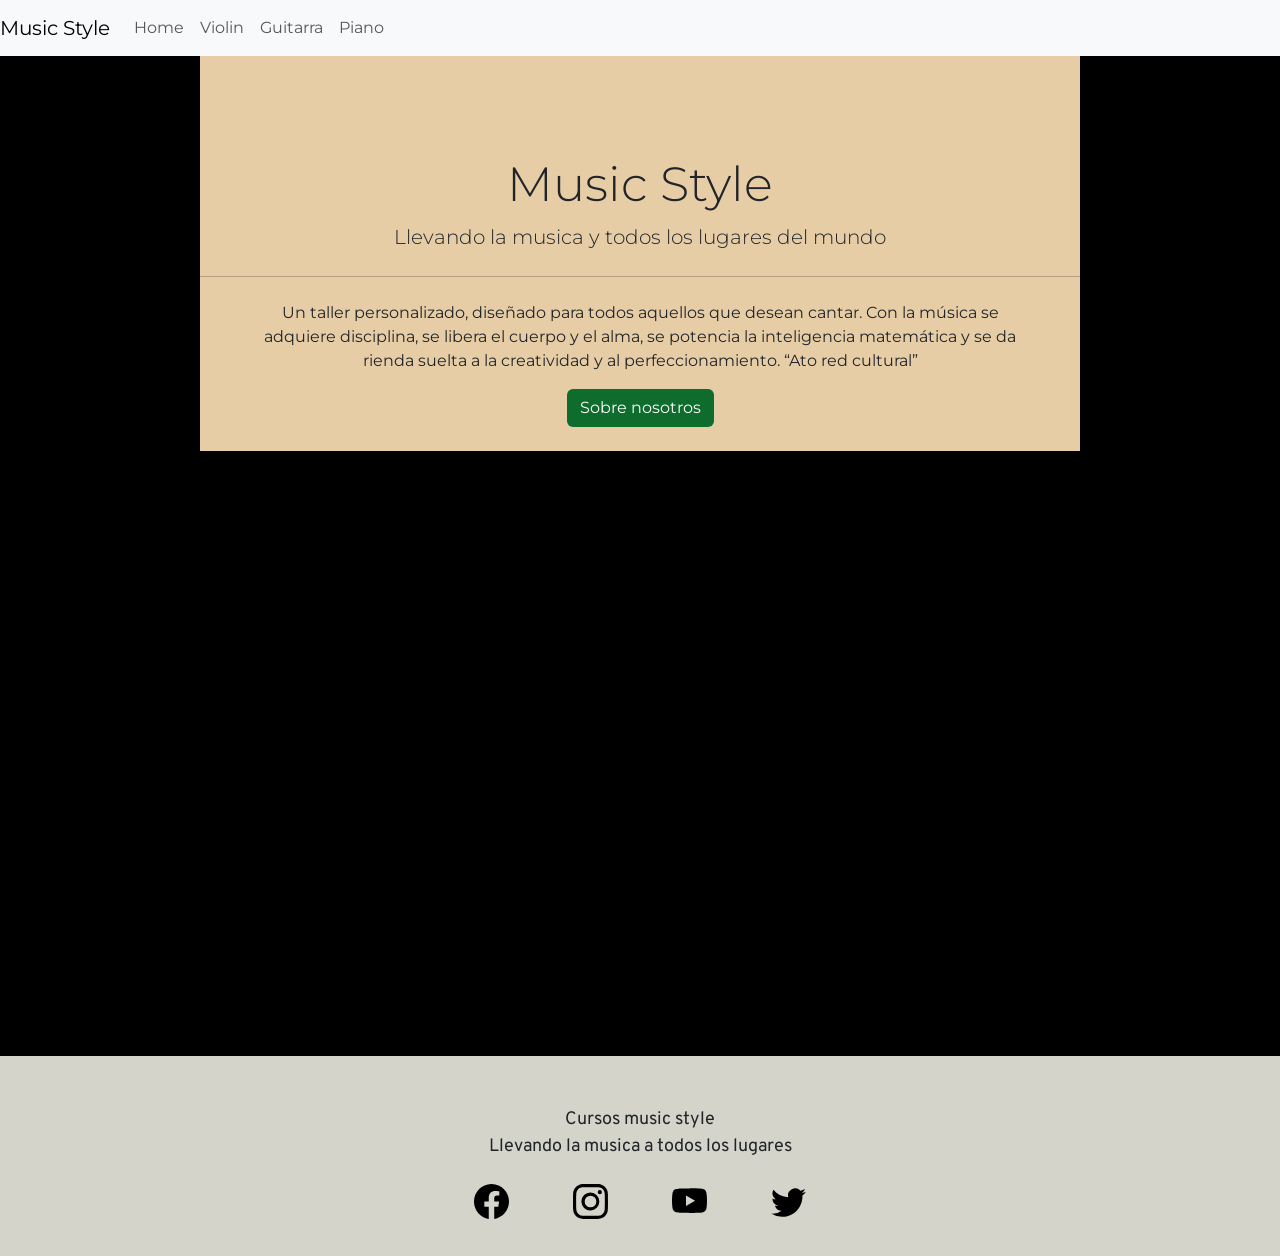
<file: index.html>
<!DOCTYPE html>
<html lang="en">
<head>
    <meta charset="UTF-8">
    <meta http-equiv="X-UA-Compatible" content="IE=edge">
    <meta name="viewport" content="width=device-width, initial-scale=1.0">
    <link href="https://cdn.jsdelivr.net/npm/bootstrap@5.1.2/dist/css/bootstrap.min.css" rel="stylesheet" integrity="sha384-uWxY/CJNBR+1zjPWmfnSnVxwRheevXITnMqoEIeG1LJrdI0GlVs/9cVSyPYXdcSF" crossorigin="anonymous">
    <script src="https://cdn.jsdelivr.net/npm/@popperjs/core@2.9.2/dist/umd/popper.min.js" integrity="sha384-IQsoLXl5PILFhosVNubq5LC7Qb9DXgDA9i+tQ8Zj3iwWAwPtgFTxbJ8NT4GN1R8p" crossorigin="anonymous"></script>
    <script src="https://cdn.jsdelivr.net/npm/bootstrap@5.0.2/dist/js/bootstrap.min.js" integrity="sha384-cVKIPhGWiC2Al4u+LWgxfKTRIcfu0JTxR+EQDz/bgldoEyl4H0zUF0QKbrJ0EcQF" crossorigin="anonymous"></script>
    <link rel="stylesheet" href="./style/app.css">

    <title>Music style</title>
</head>

<body>

    <main>

        <div class="container-fluid">

            <div class="row">    

                <nav class="navbar navbar-expand-lg navbar-light bg-light position-fixed">
                    <a class="navbar-brand" href="#">Music Style</a>
                    <div class="collapse navbar-collapse" id="navbarNav">
                        <ul class="navbar-nav">
                        <li class="nav-item active">
                            <a class="nav-link" href="#">Home</a>
                        </li>
                        <li class="nav-item">
                            <a class="nav-link " href="/violin.html">Violin</a>
                        </li>
                        <li class="nav-item">
                            <a class="nav-link" href="/guitarra.html">Guitarra</a>
                        </li>
                        <li class="nav-item">
                            <a class="nav-link" href="/piano.html">Piano</a>
                        </li>
                        </ul>
                    </div>
                </nav>
            </div> 
        </div>

        <div class="container-fluid pt-5 mt-2">
            <div class="row" >
                    <div class="col-md-12 " style="background-color: rgb(0, 0, 0); ">

                        <header class="presentation">

                                <div class="presentation-banner text-center">
                                    <h1 class="display-5 ">Music Style</h1>
                                    <p class="lead">Llevando la musica y  todos los lugares del mundo</p>
                                    <hr class="my-4">
                                    <p class="px-5">Un taller personalizado, diseñado para todos aquellos que desean cantar. Con la música se adquiere 
                                        disciplina, se libera el cuerpo y el alma, se potencia la inteligencia matemática y se da rienda suelta a la creatividad y al 
                                        perfeccionamiento. 
                                        <q cite="https://ato.com.co/talleres/musica-y-canto">Ato red cultural</q></p>
                                    
                                        <button type="button" class="btn mb-4 btn-comprar" data-bs-toggle="modal" data-bs-target="#exampleModal">
                                    Sobre nosotros
                                    </button>

                                    <!-- Modal -->
                                    <div class="modal fade" id="exampleModal" tabindex="-1" aria-labelledby="exampleModalLabel" aria-hidden="true">
                                    <div class="modal-dialog">
                                        <div class="modal-content">
                                        <div class="modal-header color-fondo">
                                            <h5 class="modal-title" id="exampleModalLabel">¿Quienes somos?</h5>
                                            <button type="button" class="btn-close" data-bs-dismiss="modal" aria-label="Close"></button>
                                        </div>
                                        <div class="modal-body">
                                            <p>
                                                En Music style tendrás un acercamiento interactivo con los instrumentos, la técnica y las tendencias del universo musical.
                                                Somos una academia con mas de 15 años en la enseñansa de instrumentos musicales.Contamos con horarios flexibles y tutores expertosEl poder de la música en la sociedad es indiscutible; 
                                            revoluciones expresadas en canciones, sonetos inefables e historias que danzan con las armonías del mundo
                                            </p>
                                        </div>
                                        <div class="modal-footer">
                                            <button type="button" class="btn btn-secondary btn-comprar" data-bs-dismiss="modal">Close</button>
                                        </div>
                                        </div>
                                    </div>
                                    </div>

                                    </div>
                                </div>
                        </header>
                    </div>
            </div>
        </div>

    </main>


    <footer class="footer">

        <div class="redes-sociales">

            <span class="footer-titulo ">Cursos music style</span>
            <br>
            <span class="footer-titulo">Llevando la musica a todos los lugares</span>
            <br>
            <br>
            <a href="https://www.facebook.com/leonardy.bermudezusma.5/" class="icon"  target="_blank">
                <img src="./assets/iconos/facebook.svg" alt="">
            </a>
            <a href="#" class="icon" >
                <img src="./assets/iconos/instagram.svg" alt="">
            </a>
            <a href="https://www.youtube.com/channel/UC9fDJ8ycxUGIsEm3I3IwdCw/featured" class="icon" target="_blank">
                <img src="./assets/iconos/youtube.svg" alt="">
            </a>
            <a href="#" class="icon" >
                <img src="./assets/iconos/twitter.svg" alt="">
            </a>
        </div>

    </footer>


</body>
</html>
</file>
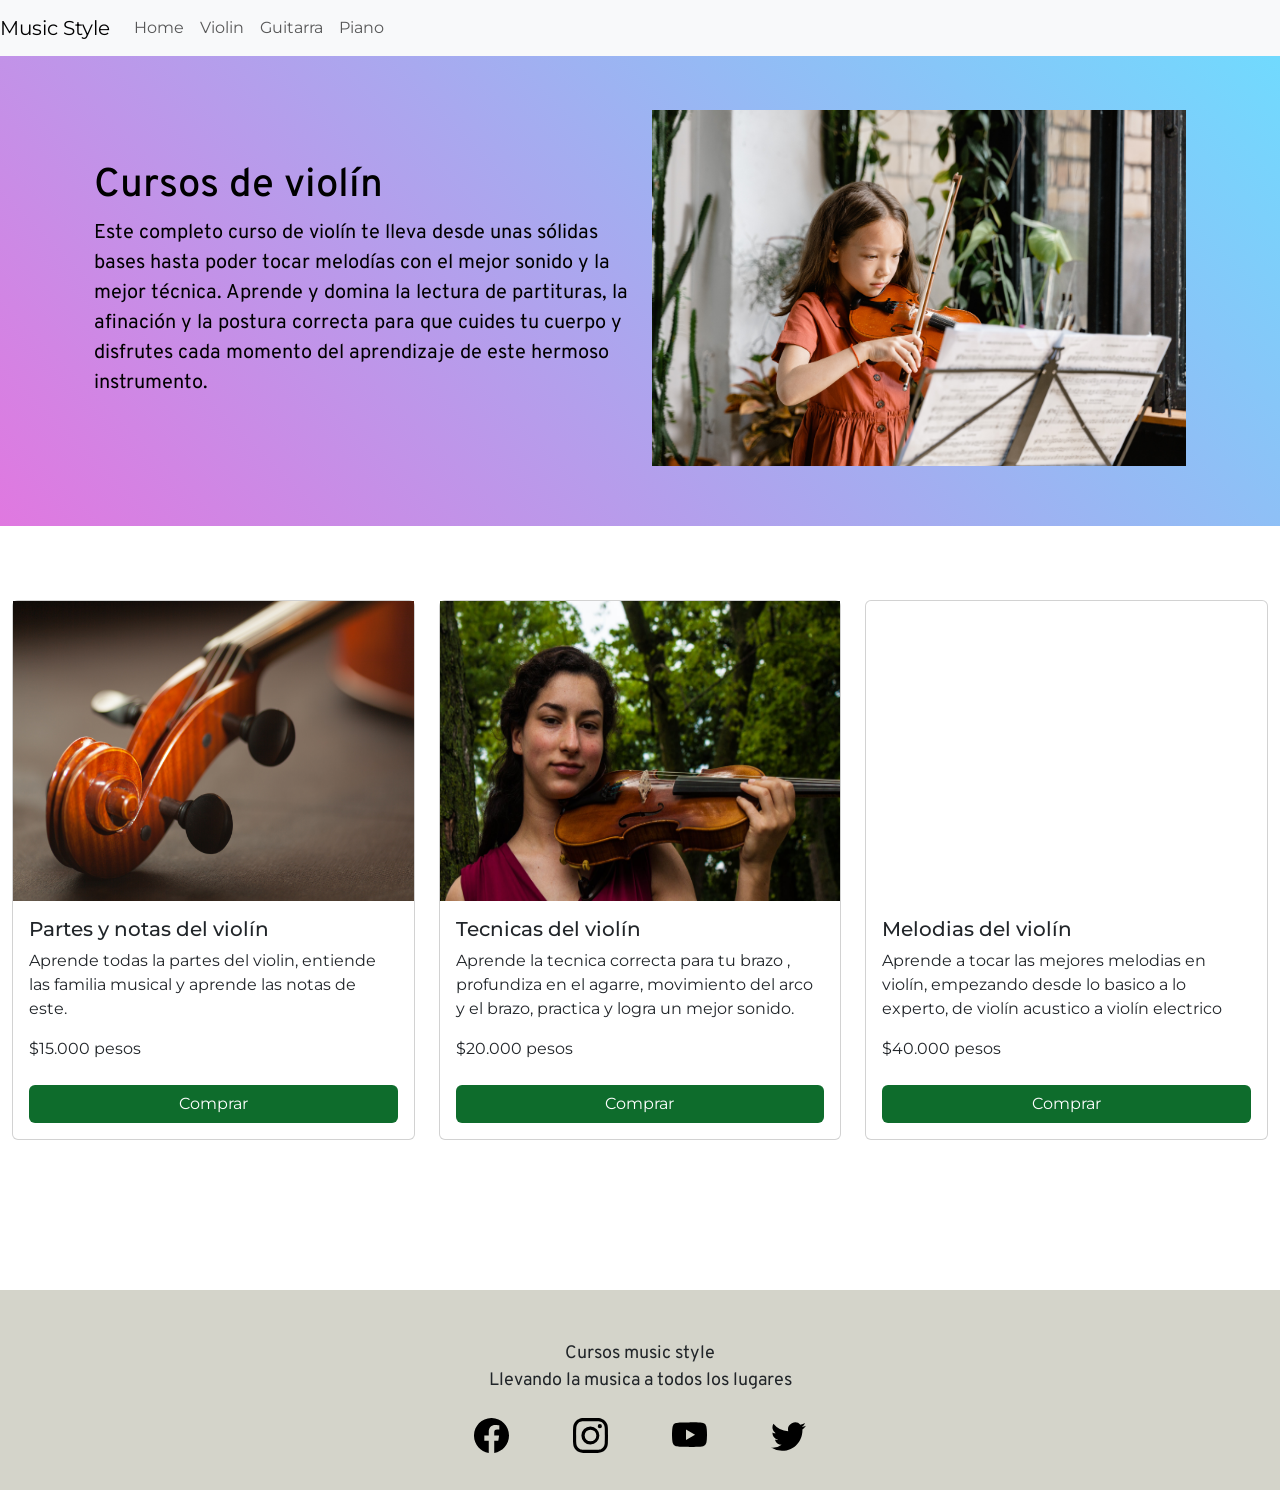
<file: violin.html>
<!DOCTYPE html>
<html lang="en">
<head>
    <meta charset="UTF-8">
    <meta http-equiv="X-UA-Compatible" content="IE=edge">
    <meta name="viewport" content="width=device-width, initial-scale=1.0">
    <title>Cursos violin</title>
    <link href="https://cdn.jsdelivr.net/npm/bootstrap@5.1.2/dist/css/bootstrap.min.css" rel="stylesheet" integrity="sha384-uWxY/CJNBR+1zjPWmfnSnVxwRheevXITnMqoEIeG1LJrdI0GlVs/9cVSyPYXdcSF" crossorigin="anonymous">
    <link rel="stylesheet" href="./style/app.css">

</head>
<body>
    <main>
        <div class="container-fluid">

            <div class="row">    

                <nav class="navbar navbar-expand-lg navbar-light bg-light position-fixed">
                    <a class="navbar-brand" href="#">Music Style</a>
                    <div class="collapse navbar-collapse" id="navbarNav">
                        <ul class="navbar-nav">
                        <li class="nav-item active">
                            <a class="nav-link" href="/index.html">Home</a>
                        </li>
                        <li class="nav-item">
                            <a class="nav-link " href="#">Violin</a>
                        </li>
                        <li class="nav-item">
                            <a class="nav-link" href="/guitarra.html">Guitarra</a>
                        </li>
                        <li class="nav-item">
                            <a class="nav-link" href="/piano.html">Piano</a>
                        </li>
                        </ul>
                    </div>
                </nav>
            </div> 
        </div>

        <section >
            <div class="jumbotron jumbotron-banner">
                <div class="container">
                    <div class="row contenido-descriptivo">
                        <div  class="my-auto col text-description">
                            <h1>Cursos de violín</h1> 

                            <p>Este completo curso de violín te lleva desde unas sólidas bases
                                hasta poder tocar melodías con el mejor sonido y la mejor técnica. 
                                Aprende y domina la lectura de partituras, la afinación y la postura 
                                correcta para que cuides tu cuerpo y disfrutes cada momento del 
                                aprendizaje de este hermoso instrumento.
                            </p>

                        </div>

                        <div id="imagen_piano" class="my-auto col">
                            <img src="./assets/violin-curso/violin-curso.jpg" alt="Guitarra" class="img responsive" width="100%">
                        </div>
                    </div>
                </div>
            </div>

        </section>

        <section>

            <div class="card-group">
                <div class="row row-cols-1 row-cols-md-3 g-4 grupo-guitar-videos">
                    <div class="col">
                        <div class="card">
                            <img src="./assets/violin-curso/partes-violin.jpg" height="300px" width="100%" alt="partes del violin">
                            <div class="card-body">
                                    <h5 class="card-title">Partes y notas del violín</h5>
                                    <p class="card-text">Aprende todas la partes del violin, entiende las familia musical 
                                        y aprende las notas de este.
                                    </p>
                                    <span>$15.000 pesos</span>
                                    <br>
                                    <br>
                                    <div class="d-grid gap-2">
                                        <button class="btn  btn-comprar" type="button">Comprar</button>
                                    </div>
                            </div>
                        </div>
                    </div>
                    <div class="col">
                        <div class="card">
                                <img src="./assets/violin-curso/violin-tecnicas.jpeg" width="100%" height="300px" alt="violin-tecnicas">
                            <div class="card-body">
                                    <h5 class="card-title">Tecnicas del violín</h5>
                                    <p class="card-text">Aprende la tecnica correcta para tu brazo , profundiza en el agarre,
                                        movimiento del arco y el brazo, practica y logra un mejor sonido.
                                    </p>
                                    <span>$20.000 pesos</span>
                                    <br>
                                    <br>
                                    <div class="d-grid gap-2">
                                        <button class="btn  btn-comprar" type="button">Comprar</button>
                                    </div>
                                </div>
                        </div>
                    </div>
                        <div class="col">
                            <div class="card">
                                <iframe width="100%" height="300" src="https://www.youtube.com/embed/ihhm_pgn2TI" title="YouTube video player" frameborder="0" allow="accelerometer; autoplay; clipboard-write; encrypted-media; gyroscope; picture-in-picture" allowfullscreen></iframe>
                            <div class="card-body">
                                    <h5 class="card-title">Melodias del violín</h5>
                                    <p class="card-text">Aprende a tocar las mejores melodias en violín, empezando desde
                                        lo basico a lo experto, de violín acustico a violín electrico
                                    </p>
                                    <span>$40.000 pesos</span>
                                    <br>
                                    <br>
                                    <div class="d-grid gap-2 ">
                                        <button class="btn  btn-comprar" type="button">Comprar</button>
                                    </div>
                            </div>
                        </div>
                    </div>
                </div>
            </div>
        </section>

    </main>

    <footer class="footer">

        <div class="redes-sociales">

            <span class="footer-titulo ">Cursos music style</span>
            <br>
            <span class="footer-titulo">Llevando la musica a todos los lugares</span>
            <br>
            <br>
            <a href="https://www.facebook.com/leonardy.bermudezusma.5/" class="icon"  target="_blank">
                <img src="./assets/iconos/facebook.svg" alt="">
            </a>
            <a href="#" class="icon" >
                <img src="./assets/iconos/instagram.svg" alt="">
            </a>
            <a href="https://www.youtube.com/channel/UC9fDJ8ycxUGIsEm3I3IwdCw/featured" class="icon" target="_blank">
                <img src="./assets/iconos/youtube.svg" alt="">
            </a>
            <a href="#" class="icon" >
                <img src="./assets/iconos/twitter.svg" alt="">
            </a>
        </div>

    </footer>

</body>
</html>
</file>
<file: style/app.css>
@import url('https://fonts.googleapis.com/css2?family=Montserrat:wght@700&display=swap');
@import url('https://fonts.googleapis.com/css2?family=Overpass:ital@1&display=swap');

body{
    font-family: 'Montserrat', sans-serif;
    background-color: rgb(255, 255, 255);
}

.encabezado{

    width: 100%;
    height: 30%;

}

.footer{

    height: 200px;
    background-color: rgb(212, 212, 202);
}

.item-menu{

    color: #1ed561;
}

.icon{

    padding: 0px 30px;
    text-decoration: none;

}

.redes-sociales{

    margin-right: auto;
    margin-left: auto;
    text-align: center;
    padding: 50px 0px 0px;
    
}

.footer-titulo{

    font-size: 18px;
    font-family: 'Overpass', sans-serif;
}
.nav a{
    color: #1ed561;
    padding: 15px;
}
.nav-guitar{
    
    background-color: rgb(51, 48, 48);
}

.contenido-descriptivo{

    margin: 10px 0px;

}
.text-description{

    color: rgb(0, 0, 0);
    font-family: 'Overpass', sans-serif;
    font-size: 20px;

}

.grupo-guitar-videos{

    margin-top: 50px;
    margin-left: 0px;
    margin-right: 0px;
    margin-bottom: 150px;
}

.btn-comprar{

    background-color:  #0e6c2c;
    color: white;
}




.center-item-nav{
    margin-top: auto;
}

.presentation{
    background-image: url("https://images.pexels.com/photos/7802608/pexels-photo-7802608.jpeg?auto=compress&cs=tinysrgb&dpr=2&h=650&w=940");
    width: 100%;
    height: 1000px;

}

.presentation-banner{

    background-color: rgb(231, 205, 166);
    width: 70%;
    margin-left: auto;
    margin-right: auto;
    padding-top: 100px;

}

.color-fondo{

    background-color: rgba(30,215,96,255);
}


.jumbotron-banner{

    background-image: linear-gradient(45deg,rgb(224, 120, 224),rgb(109, 221, 255));
    padding-bottom: 50px ;
    padding-top: 100px;
}
</file>
